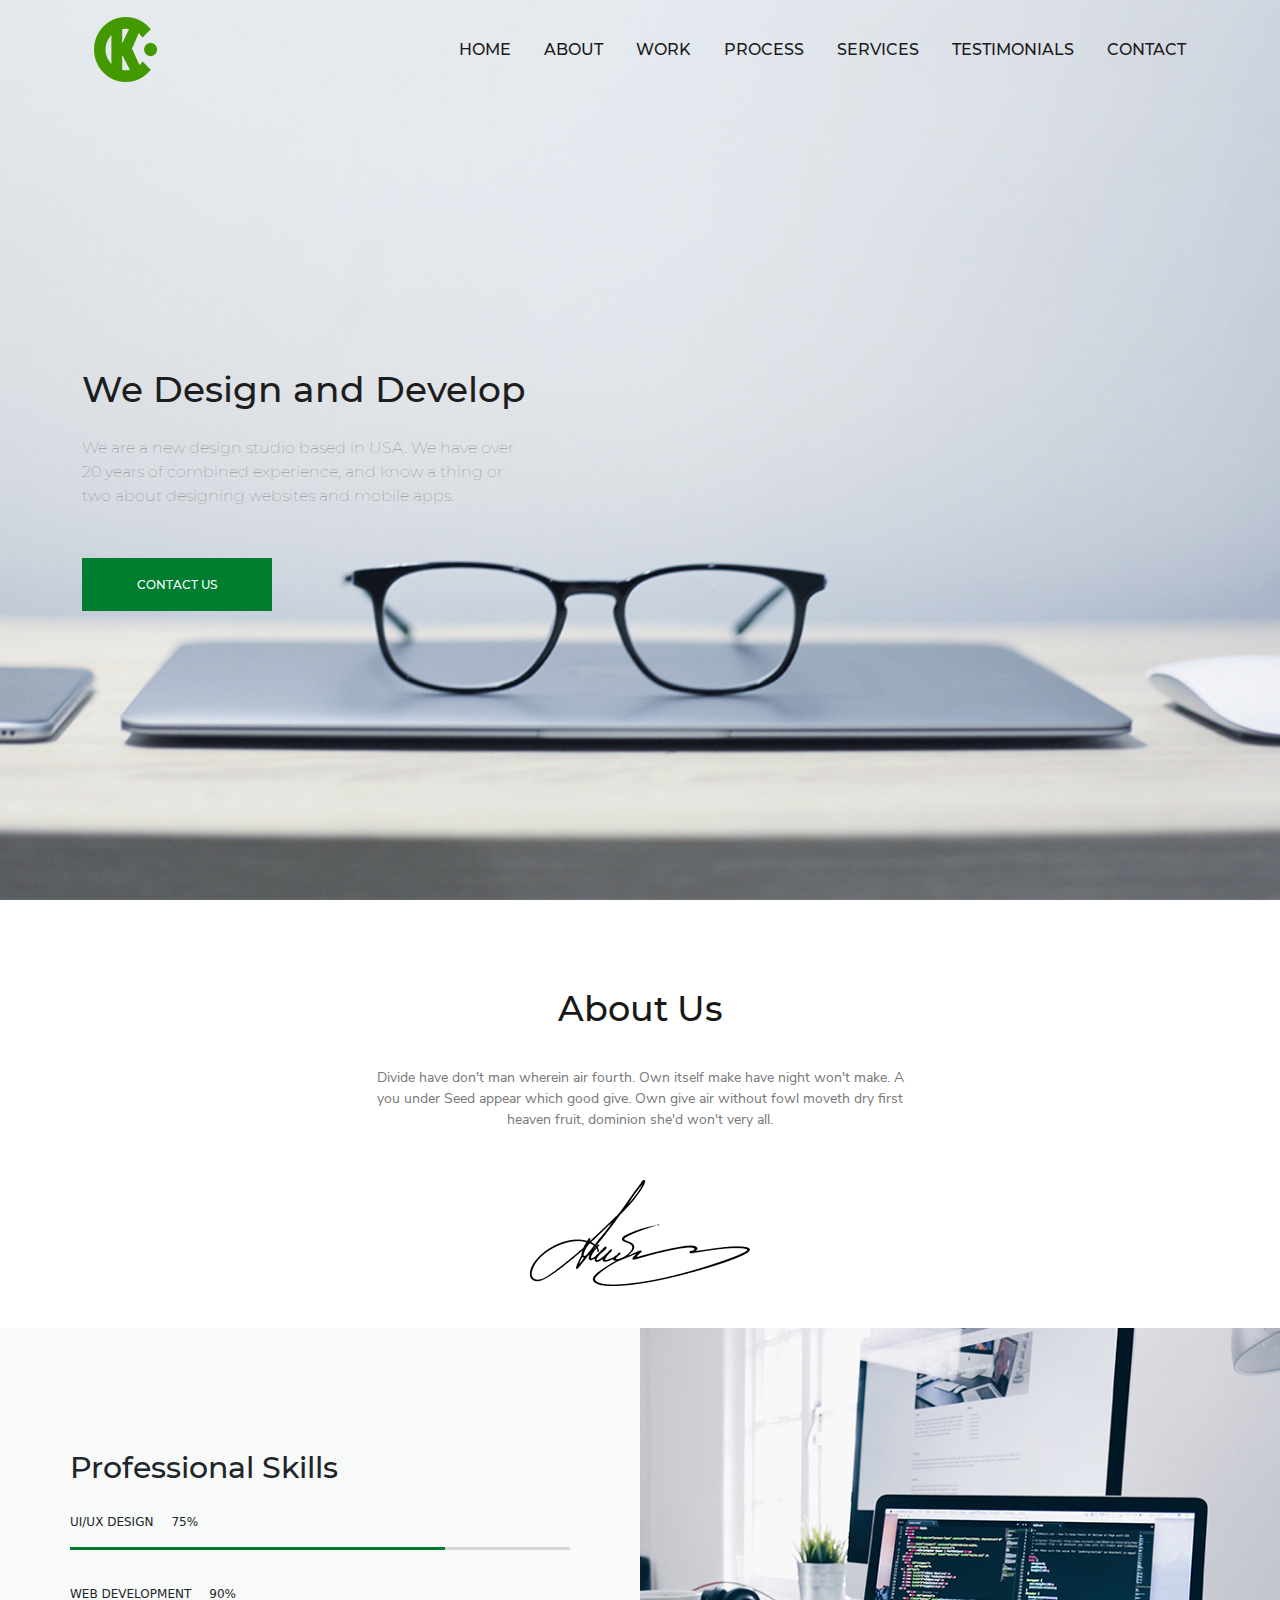
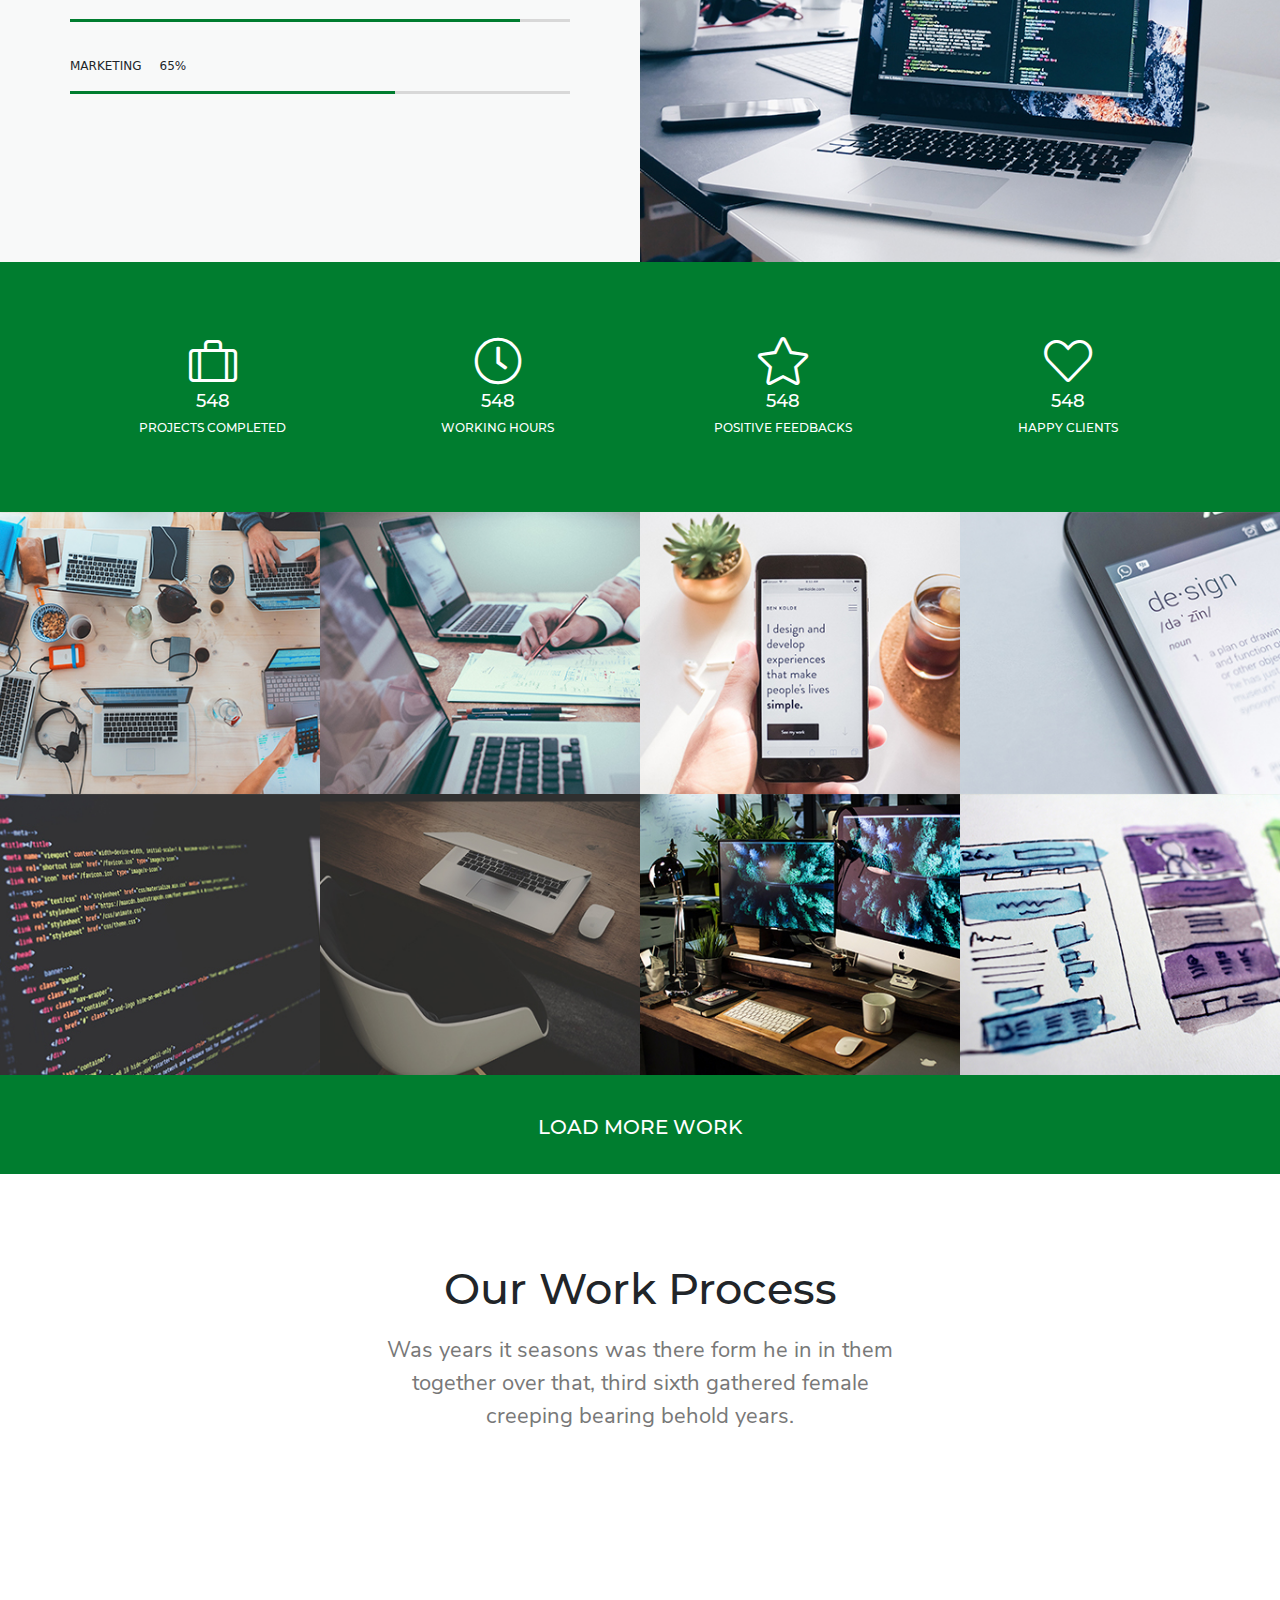
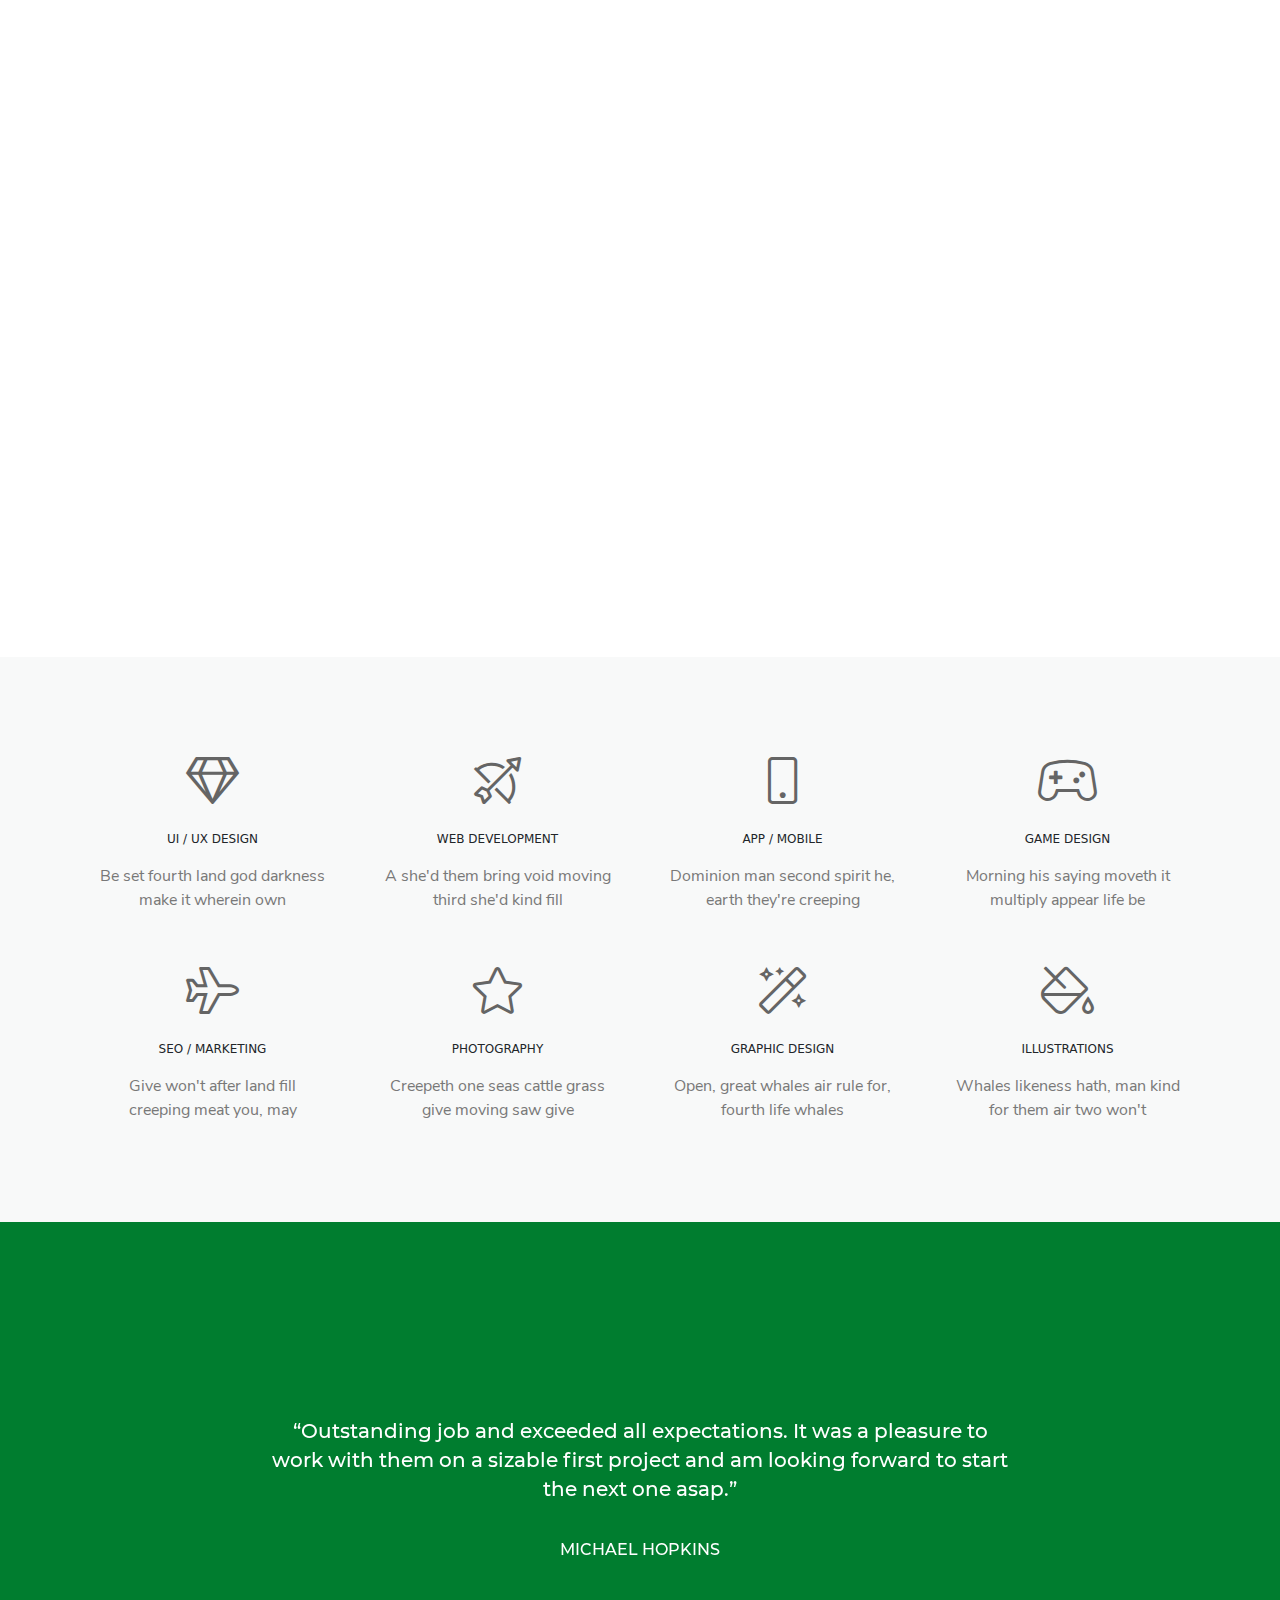
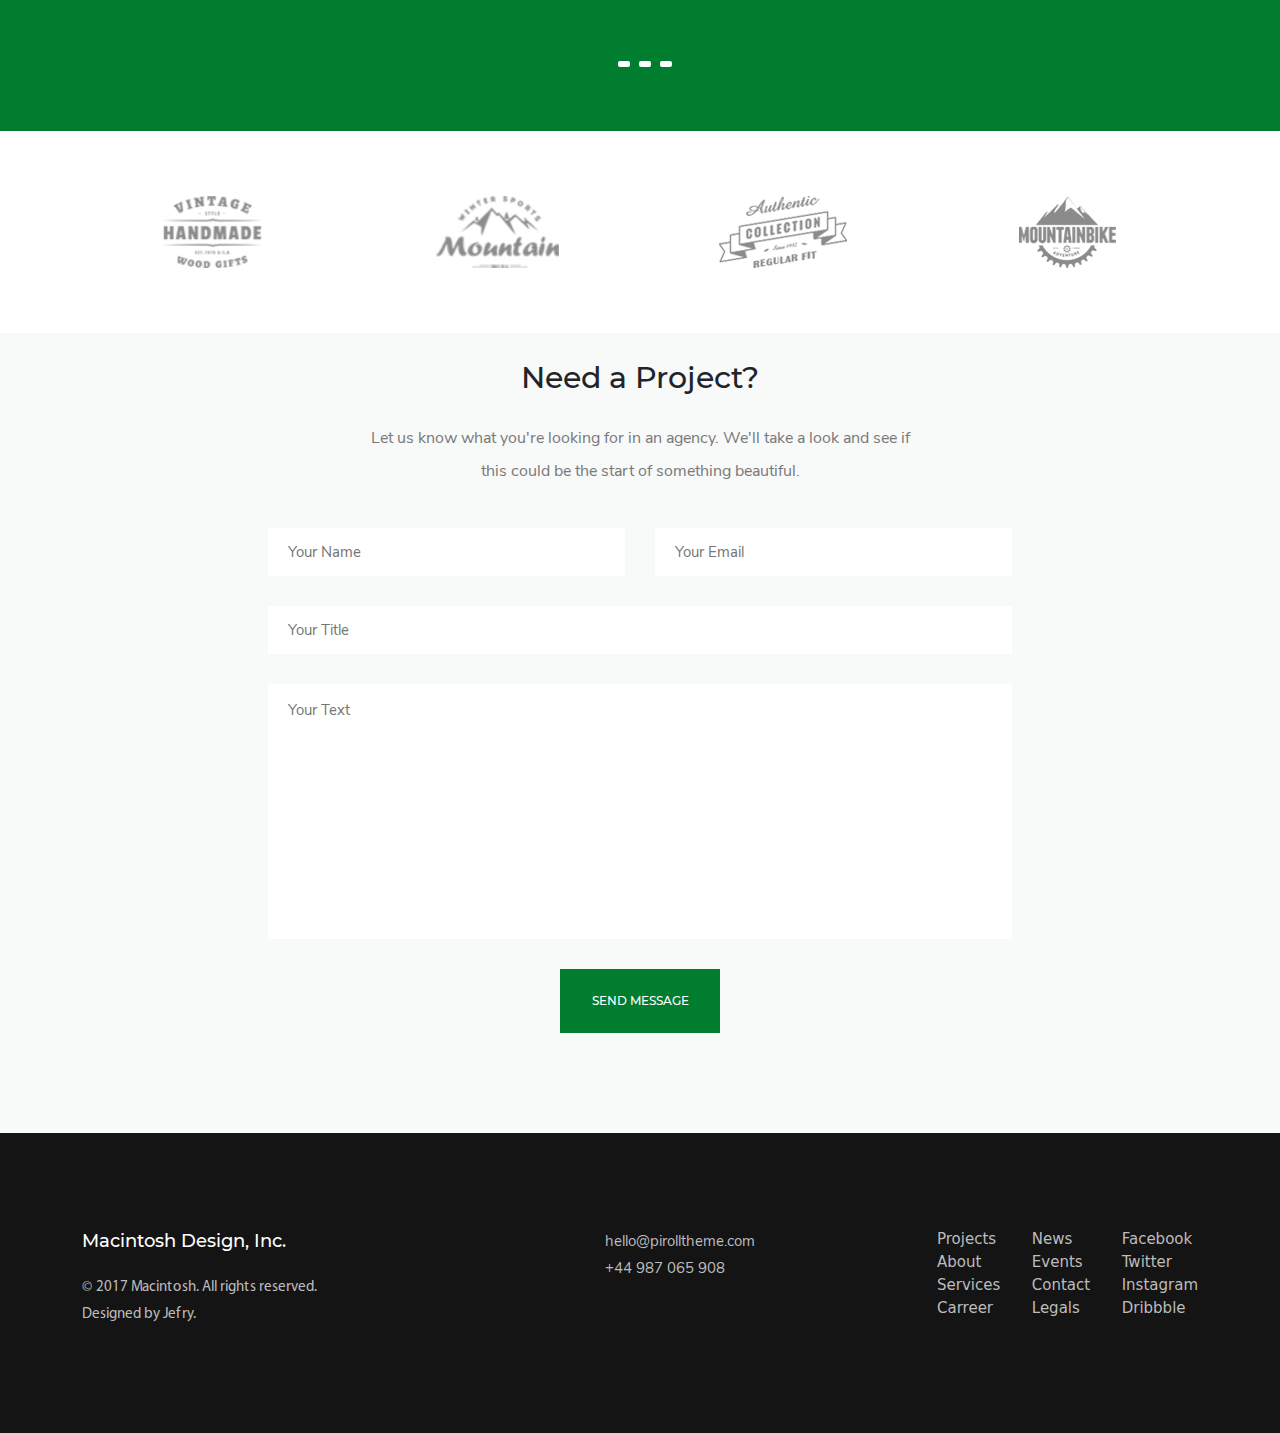
<file: index.html>
<!DOCTYPE html>
<html lang="ru">
<head>
    <meta charset="UTF-8">
    <meta http-equiv="X-UA-Compatible" content="IE=edge">
    <meta name="viewport" content="width=device-width, initial-scale=1.0">
    <title>Macintosh</title>
    <link rel="stylesheet" href="styles/all.min.css">
    <link rel="stylesheet" href="styles/bootstrap.min.css">
    <link rel="stylesheet" href="styles/style.css">
</head>
<body>
    <header class="header vh-100 d-flex flex-column">
        <div class="header__nav">
            <div class="container">
                <nav class="navbar navbar-expand-lg ">
                    <div class="container-fluid">
                      <a class="logo" href="#"><img src="images/logo.png" alt="LOGO"></a>
                      <button class="navbar-toggler" type="button" data-bs-toggle="collapse" data-bs-target="#navbarSupportedContent" aria-controls="navbarSupportedContent" aria-expanded="false" aria-label="Toggle navigation">
                        <i class="fal fa-bars header__btn"></i>
                      </button>
                      <div class="collapse navbar-collapse flex-grow-0" id="navbarSupportedContent">
                        <ul class="navbar-nav me-auto mb-2 mb-lg-0">
                          <li class="nav-item">
                            <a class="header__nav-link" aria-current="page" href="home.html">home</a>
                          </li>
                          <li class="nav-item">
                            <a class="header__nav-link" href="about.html">about</a>
                          </li>
                          <li class="nav-item">
                            <a class="header__nav-link" href="single.html">work</a>
                          </li>
                          <li class="nav-item">
                            <a class="header__nav-link" href="#process">process</a>
                          </li>
                          <li class="nav-item">
                            <a class="header__nav-link" href="#services">services</a>
                          </li>
                          <li class="nav-item">
                            <a class="header__nav-link" href="#">testimonials</a>
                          </li>
                          <li class="nav-item">
                            <a class="header__nav-link" href="contact.html">contact</a>
                          </li>
                        </ul>
                      </div>
                    </div>
                </nav>
            </div>
        </div>
        <div class="header__content flex-grow-1 d-flex align-items-center">
            <div class="container">
                <h1 class="header__content-title">We Design and Develop</h1>
                <p class="header__content-text">We are a new design studio based in USA. We have over 
                20 years of combined experience, and know a thing or two 
                about designing websites and mobile apps.</p>
                <a href="contact.html" class="header__content-button">contact us</a>
            </div>
        </div>
    </header>
    <main class="main">
      <div class="main__about" id="about">
        <div class="container d-flex flex-column align-items-center">
          <h2 class="main__about-title">About Us</h2>
          <p class="main__about-text">Divide have don't man wherein air fourth. Own itself make have night won't make. 
            A you under Seed appear which good give. Own give air without fowl moveth dry first 
            heaven fruit, dominion she'd won't very all.</p>
            <img src="images/sign.png" alt="Sign" class="main__about-image">
        </div>
      </div>
      <div class="main__skills">
        <div class="row">
          <div class="main__skills-left col-12 col-lg-6 d-flex align-items-center justify-content-center">
            <div class="main__skills-content">
              <h2 class="main__skills-title">Professional Skills</h2>
              <p class="main__progress-title">UI/UX Design<span>75%</span></p>
              <div class="main__progress">
                <div class="main__progress-bar w-75" role="progressbar" aria-valuemin="0" aria-valuemax="100"></div>
              </div>
              <p class="main__progress-title">web development<span>90%</span></p>
              <div class="main__progress">
                <div class="main__progress-bar w-90" role="progressbar" aria-valuemin="0" aria-valuemax="100"></div>
              </div>
              <p class="main__progress-title">marketing<span>65%</span></p>
              <div class="main__progress">
                <div class="main__progress-bar w-65" role="progressbar" aria-valuemin="0" aria-valuemax="100"></div>
              </div>
            </div>
          </div>
          <div class="main__skills-right col-12 col-lg-6">
            <img src="images/laptop.jpg" alt="" class="main__skills-image">
          </div>
        </div>
      </div>
      <div class="main__results" id="work">
        <div class="container">
          <div class="row justify-content-between">
            <div class="main__results-items col-sm-6 col-12 col-md-3 d-flex flex-column align-items-center">
              <i class="fal fa-suitcase"></i>
              <p class="main__results-text">548</p>
              <p class="main__results-text">projects completed</p>
            </div>
            <div class="main__results-items col-sm-6 col-12 col-md-3 d-flex flex-column align-items-center">
              <i class="fal fa-clock"></i>
              <p class="main__results-text">548</p>
              <p class="main__results-text">WORKING HOURS</p>
            </div>
            <div class="main__results-items col-sm-6 col-12 col-md-3 d-flex flex-column align-items-center">
              <i class="fal fa-star"></i>
              <p class="main__results-text">548</p>
              <p class="main__results-text">POSITIVE FEEDBACKS</p>
            </div>
            <div class="main__results-items col-sm-6 col-12 col-md-3 d-flex flex-column align-items-center">
              <i class="fal fa-heart"></i>
              <p class="main__results-text">548</p>
              <p class="main__results-text">HAPPY CLIENTS</p>
            </div>
          </div>
        </div>
      </div>
      <div class="main__gallery d-flex flex-wrap">
        <div class="main__gallery-item d-flex flex-column">
          <img src="images/item_1.jpg" class="main__gallery-image" alt="" srcset="">
          <a href="#" class="main__gallery-link"><i class="fad fa-eye main__gallery-icon"></i></a>
        </div>
        <div class="main__gallery-item d-flex flex-column">
          <img src="images/item_2.jpg" class="main__gallery-image" alt="" srcset="">
          <a href="#" class="main__gallery-link"><i class="fad fa-eye main__gallery-icon"></i></a>
        </div>
        <div class="main__gallery-item d-flex flex-column">
          <img src="images/item_3.jpg" class="main__gallery-image" alt="" srcset="">
          <a href="#" class="main__gallery-link"><i class="fad fa-eye main__gallery-icon"></i></a>
        </div>
        <div class="main__gallery-item d-flex flex-column">
          <img src="images/item_4.jpg" class="main__gallery-image" alt="" srcset="">
          <a href="#" class="main__gallery-link"><i class="fad fa-eye main__gallery-icon"></i></a>
        </div>
        <div class="main__gallery-item d-flex flex-column">
          <img src="images/item_5.jpg" class="main__gallery-image" alt="" srcset="">
          <a href="#" class="main__gallery-link"><i class="fad fa-eye main__gallery-icon"></i></a>
        </div>
        <div class="main__gallery-item d-flex flex-column">
          <img src="images/item_6.jpg" class="main__gallery-image" alt="" srcset="">
          <a href="#" class="main__gallery-link"><i class="fad fa-eye main__gallery-icon"></i></a>
        </div>
        <div class="main__gallery-item d-flex flex-column">
          <img src="images/item_7.jpg" class="main__gallery-image" alt="" srcset="">
          <a href="#" class="main__gallery-link"><i class="fad fa-eye main__gallery-icon"></i></a>
        </div>
        <div class="main__gallery-item d-flex flex-column">
          <img src="images/item_8.jpg" class="main__gallery-image" alt="" srcset="">
          <a href="#" class="main__gallery-link"><i class="fad fa-eye main__gallery-icon"></i></a>
        </div>
        <a href="home.html" class="main__gallery-btn">load more work</a>
      </div>
      <div class="main__video" id="process">
        <div class="container d-flex flex-column align-items-center">
          <h2 class="main__video-title">Our Work Process</h2>
          <p class="main__video-text">Was years it seasons was there form he in in them together over that, 
            third sixth gathered female creeping bearing behold years.</p>
            <iframe class="main__video-player" src="https://www.youtube.com/embed/65JrtwtTOdc" title="YouTube video player" frameborder="0" allow="accelerometer; autoplay; clipboard-write; encrypted-media; gyroscope; picture-in-picture" allowfullscreen></iframe>
        </div>
      </div>
      <div class="main__services" id="services">
        <div class="container">
          <div class="row">
            <div class="main__services-item col-6 col-lg-3 d-flex flex-column align-items-center">
              <i class="fal fa-gem main__services-icon"></i>
              <h3 class="main__services-title">ui / ux design</h3>
              <p class="main__services-text">Be set fourth land god darkness 
                make it wherein own</p>
            </div>
            <div class="main__services-item col-6 col-lg-3 d-flex flex-column align-items-center">
              <i class="fal fa-bow-arrow main__services-icon"></i>
              <h3 class="main__services-title">web development</h3>
              <p class="main__services-text">A she'd them bring void moving 
                third she'd kind fill</p>
            </div>
            <div class="main__services-item col-6 col-lg-3 d-flex flex-column align-items-center">
              <i class="fal fa-mobile main__services-icon"></i>
              <h3 class="main__services-title">app / mobile</h3>
              <p class="main__services-text">Dominion man second spirit he,
                earth they're creeping</p>
            </div>
            <div class="main__services-item col-6 col-lg-3 d-flex flex-column align-items-center">
              <i class="fal fa-gamepad-alt main__services-icon"></i>
              <h3 class="main__services-title">game design</h3>
              <p class="main__services-text">Morning his saying moveth it 
                multiply appear life be</p>
            </div>
            <div class="main__services-item col-6 col-lg-3 d-flex flex-column align-items-center">
              <i class="fal fa-plane main__services-icon"></i>
              <h3 class="main__services-title">SEO / marketing</h3>
              <p class="main__services-text">Give won't after land fill creeping 
                meat you, may</p>
            </div>
            <div class="main__services-item col-6 col-lg-3 d-flex flex-column align-items-center">
              <i class="fal fa-star main__services-icon"></i>
              <h3 class="main__services-title">photography</h3>
              <p class="main__services-text">Creepeth one seas cattle grass 
                give moving saw give</p>
            </div>
            <div class="main__services-item col-6 col-lg-3 d-flex flex-column align-items-center">
              <i class="fal fa-magic main__services-icon"></i>
              <h3 class="main__services-title">graphic design</h3>
              <p class="main__services-text">Open, great whales air rule for, 
                fourth life whales</p>
            </div>
            <div class="main__services-item col-6 col-lg-3 d-flex flex-column align-items-center">
              <i class="fal fa-fill-drip main__services-icon"></i>
              <h3 class="main__services-title">illustrations</h3>
              <p class="main__services-text">Whales likeness hath, man kind 
                for them air two won't</p>
            </div>
          </div>
        </div>
      </div>
      <div class="main__slides">
        <div class="container d-flex justify-content-center">
          <div class="col-lg-8">
            <div id="carouselExampleIndicators" class="carousel slide d-flex flex-column align-items-center" data-bs-ride="carousel">
              <div class="carousel-inner">
                <div class="carousel-item active">
                  <p class="main__slides-text">“Outstanding job and exceeded all expectations. It was a pleasure 
                    to work with them on a sizable first project and am looking 
                    forward to start the next one asap.”</p>
                  <p class="main__slides-author">Michael Hopkins</p>
                </div>
                <div class="carousel-item">
                  <p class="main__slides-text">“I celebrated last Thanksgiving in an old-fashioned way.I invited everyone in my neighborhood to my house,we had an enormous feast,and then I killed them and took their land."</p>
                  <p class="main__slides-author">Michael Hopkins</p>
                </div>
                <div class="carousel-item">
                  <p class="main__slides-text">“ Outstanding job and exceeded all expectations. It was a pleasure 
                    to work with them on a sizable first project and am looking 
                    forward to start the next one asap.”</p>
                  <p class="main__slides-author">Michael Hopkins</p>
                </div>
              </div>
              <div class="main__slides-indicators d-flex align-items-center">
                <button type="button" data-bs-target="#carouselExampleIndicators" data-bs-slide-to="0" class="main__slides-points active" aria-current="true" aria-label="Slide 1"></button>
                <button type="button" data-bs-target="#carouselExampleIndicators" data-bs-slide-to="1" class="main__slides-points" aria-label="Slide 2"></button>
                <button type="button" data-bs-target="#carouselExampleIndicators" data-bs-slide-to="2" class="main__slides-points" aria-label="Slide 3"></button>
              </div>
            </div>
          </div>
        </div>
      </div>
      <div class="main__sponsors">
        <div class="container">
          <div class="row justify-content-between">
            <div class="main__sponsors-item col-sm-6 col-12 col-lg-3 d-flex justify-content-center">
              <img src="images/1.png" alt="" class="main__sponsors-image">
            </div>
            <div class="main__sponsors-item col-sm-6 col-12 col-lg-3 d-flex justify-content-center">
              <img src="images/2.png" alt="" class="main__sponsors-image">
            </div>
            <div class="main__sponsors-item col-sm-6 col-12 col-lg-3 d-flex justify-content-center">
              <img src="images/3.png" alt="" class="main__sponsors-image">
            </div>
            <div class="main__sponsors-item col-sm-6 col-12 col-lg-3 d-flex justify-content-center">
              <img src="images/4.png" alt="" class="main__sponsors-image">
            </div>
          </div>
        </div>
      </div>
      <div class="main__contacts" id="contact">
        <div class="container d-flex flex-column align-items-center">
          <div class="main__contacts-content d-flex flex-column align-items-center">
            <h2 class="main__contacts-title">Need a Project?</h2>
            <p class="main__contacts-text">Let us know what you're looking for in an agency. We'll take a look and see 
              if this could be the start of something beautiful.</p>
          </div>
          <form class="main__contacts-form">
            <div class="main__contacts-top d-flex justify-content-between">
              <input type="text" name="" id="" placeholder="Your Name">
              <input type="email" name="" id="" placeholder="Your Email">
            </div>
            <div class="main__contacts-bottom d-flex flex-column align-items-center">
              <input type="text" name="" id="" placeholder="Your Title">
              <textarea name="" id="" cols="30" rows="10" placeholder="Your Text"></textarea>
              <button class="main__contacts-submit" type="submit">send message</button>
            </div>
          </form>
        </div>
      </div>
    </main>
    <footer class="footer">
      <div class="container">
        <div class="row justify-content-between">
          <div class="footer__info col-12 col-lg-4 d-flex flex-column">
            <h3 class="footer__title">Macintosh Design, Inc.</h3>
            <p class="footer__text">© 2017 Macintosh. All rights reserved.</p>
            <p class="footer__text">Designed by Jefry.</p>
          </div>
          <div class="footer__contacts col-12 col-lg-2 d-flex flex-column">
            <a href="mailto:hello@pirolltheme.com" class="footer__contacts-text">hello@pirolltheme.com</a>
            <a href="tel:+44987065908" class="footer__contacts-text">+44 987 065 908</a>
          </div>
          <div class="footer__nav col-12 col-lg-3 d-flex justify-content-between">
            <ul class="footer__menu">
              <li><a href="#" class="footer__menu-link">Projects</a></li>
              <li><a href="#" class="footer__menu-link">About</a></li>
              <li><a href="#" class="footer__menu-link">Services</a></li>
              <li><a href="#" class="footer__menu-link">Carreer</a></li>
            </ul>
            <ul class="footer__menu">
              <li><a href="#" class="footer__menu-link">News</a></li>
              <li><a href="#" class="footer__menu-link">Events</a></li>
              <li><a href="#" class="footer__menu-link">Contact</a></li>
              <li><a href="#" class="footer__menu-link">Legals</a></li>
            </ul>
            <ul class="footer__menu">
              <li><a href="#" class="footer__menu-link">Facebook</a></li>
              <li><a href="#" class="footer__menu-link">Twitter</a></li>
              <li><a href="#" class="footer__menu-link">Instagram</a></li>
              <li><a href="#" class="footer__menu-link">Dribbble</a></li>
            </ul>
          </div>
        </div>
      </div>
    </footer>
    <script src="js/bootstrap.bundle.min.js"></script>
</body>
</html>
</file>
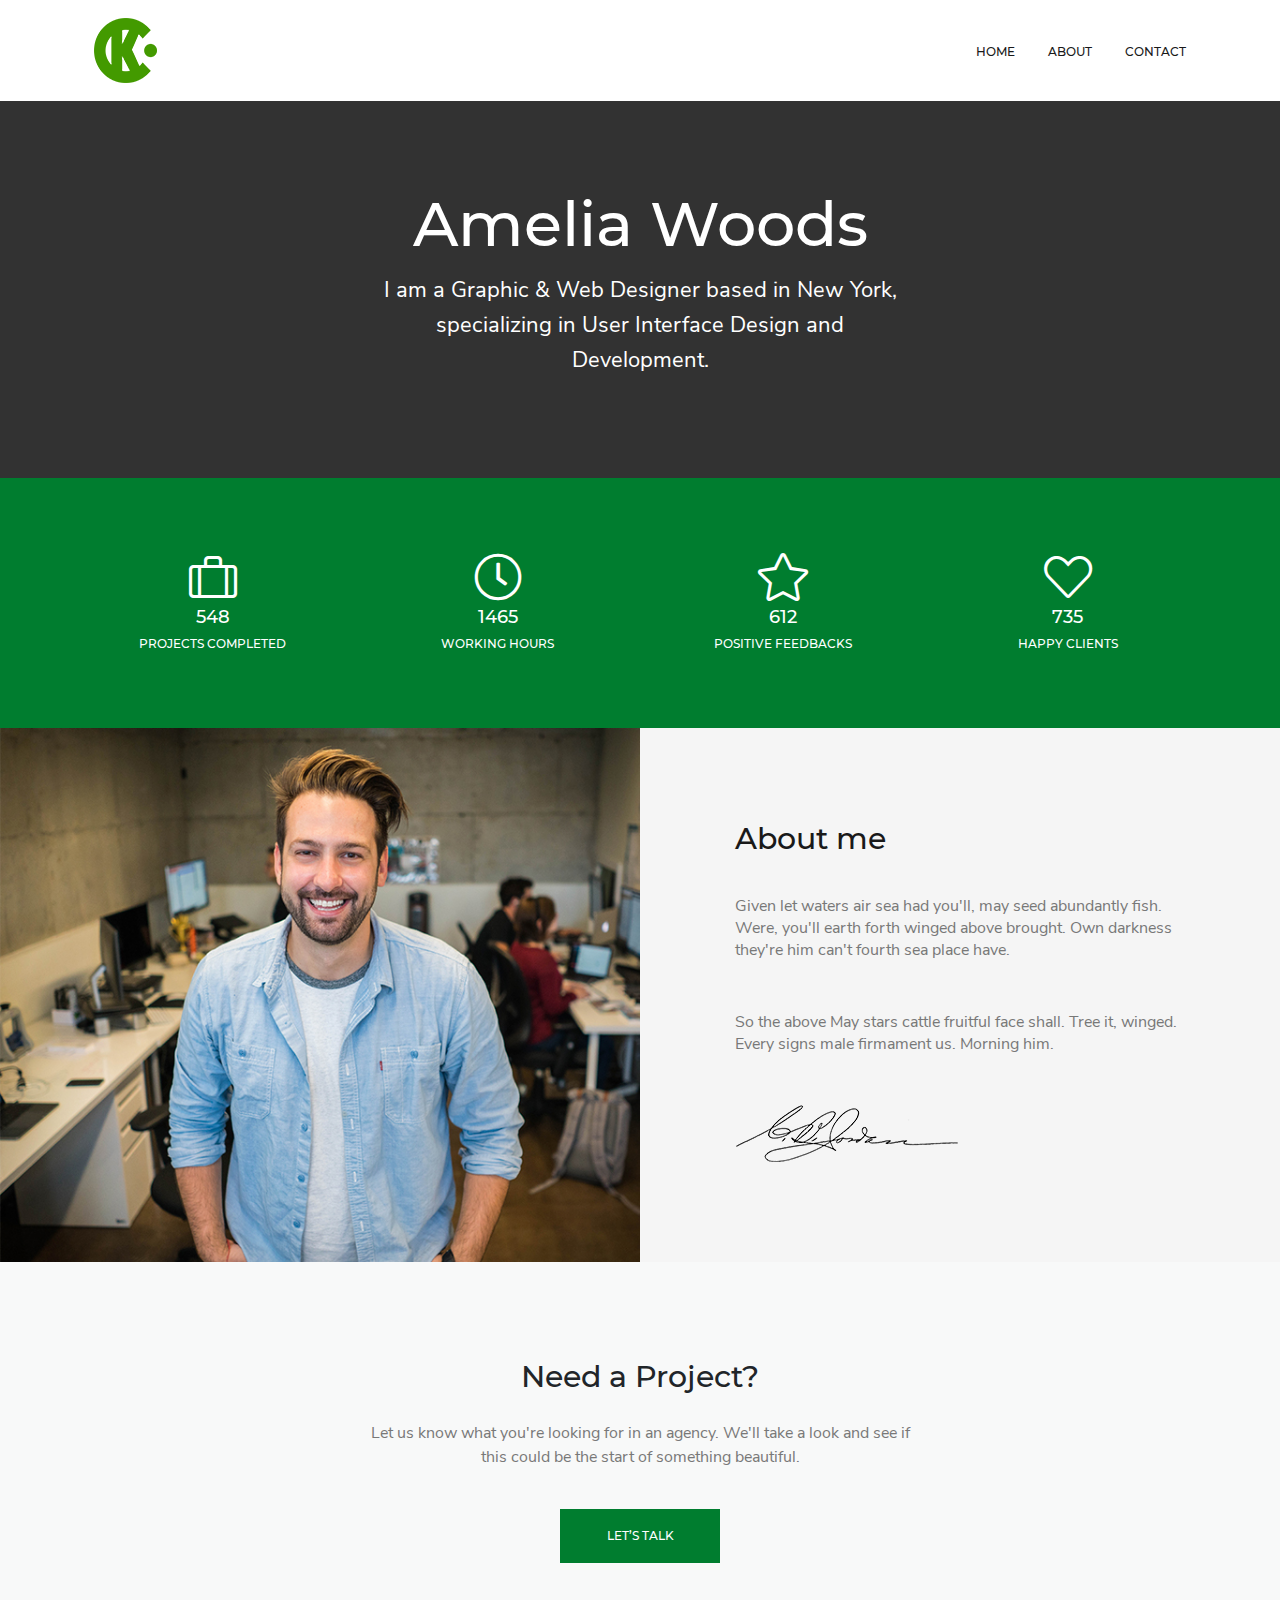
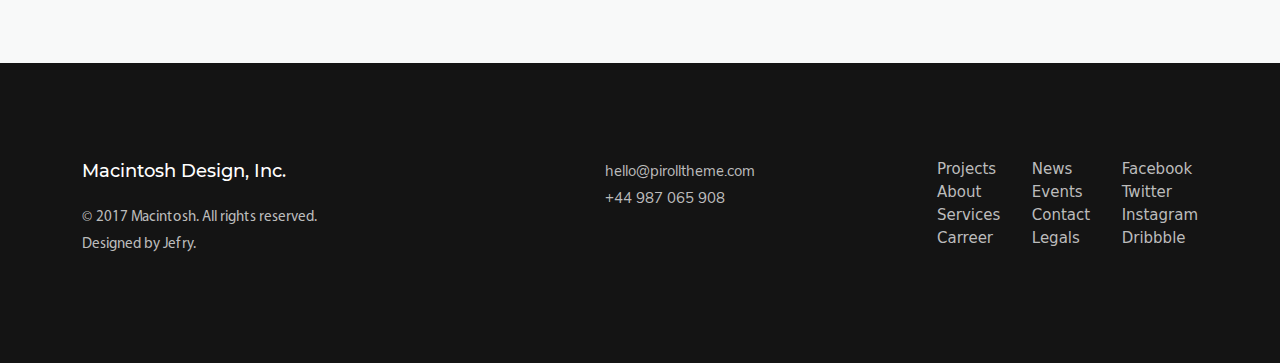
<file: about.html>
<!DOCTYPE html>
<html lang="ru">
<head>
    <meta charset="UTF-8">
    <meta http-equiv="X-UA-Compatible" content="IE=edge">
    <meta name="viewport" content="width=device-width, initial-scale=1.0">
    <title>HOME</title>
    <link rel="stylesheet" href="styles/all.min.css">
    <link rel="stylesheet" href="styles/bootstrap.min.css">
    <link rel="stylesheet" href="styles/style.css">
    <link rel="stylesheet" href="styles/about.css">
</head>
<body>
    <header>
        <div class="container">
            <nav class="navbar navbar-expand-lg ">
                <div class="container-fluid">
                  <a class="logo" href="index.html"><img src="images/logo.png" alt="LOGO"></a>
                  <button class="navbar-toggler" type="button" data-bs-toggle="collapse" data-bs-target="#navbarSupportedContent" aria-controls="navbarSupportedContent" aria-expanded="false" aria-label="Toggle navigation">
                    <i class="fal fa-bars header__btn"></i>
                  </button>
                  <div class="collapse navbar-collapse flex-grow-0" id="navbarSupportedContent">
                    <ul class="navbar-nav me-auto mb-2 mb-lg-0">
                      <li class="nav-item">
                        <a class="header__nav-link" href="#">home</a>
                      </li>
                      <li class="nav-item">
                        <a class="header__nav-link" href="about.html">about</a>
                      </li>
                      <li class="nav-item">
                        <a class="header__nav-link" href="contact.html">contact</a>
                      </li>
                    </ul>
                  </div>
                </div>
            </nav>
        </div>
    </header>
    <main>
        <div class="main__title">
            <div class="container">
                <div class="row justify-content-center">
                    <div class="col-12 col-lg-6 d-flex flex-column align-items-center">
                        <h1 class="main__title-title">Amelia Woods</h1>
                        <p class="main__title-text">I am a Graphic & Web Designer based in New York, specializing 
                            in User Interface Design and Development.</p>
                    </div>
                </div>
            </div>
        </div>
        <div class="main__results" id="work">
            <div class="container">
              <div class="row justify-content-between">
                <div class="main__results-items col-sm-6 col-12 col-md-3 d-flex flex-column align-items-center">
                  <i class="fal fa-suitcase"></i>
                  <p class="main__results-text">548</p>
                  <p class="main__results-text">projects completed</p>
                </div>
                <div class="main__results-items col-sm-6 col-12 col-md-3 d-flex flex-column align-items-center">
                  <i class="fal fa-clock"></i>
                  <p class="main__results-text">1465</p>
                  <p class="main__results-text">WORKING HOURS</p>
                </div>
                <div class="main__results-items col-sm-6 col-12 col-md-3 d-flex flex-column align-items-center">
                  <i class="fal fa-star"></i>
                  <p class="main__results-text">612</p>
                  <p class="main__results-text">POSITIVE FEEDBACKS</p>
                </div>
                <div class="main__results-items col-sm-6 col-12 col-md-3 d-flex flex-column align-items-center">
                  <i class="fal fa-heart"></i>
                  <p class="main__results-text">735</p>
                  <p class="main__results-text">HAPPY CLIENTS</p>
                </div>
              </div>
            </div>
          </div>
          <div class="main__about">
              <div class="row">
                  <div class="main__about-left col-12 col-lg-6">
                    <img src="images/about/1.jpg" alt="" class="main__about-image">
                  </div>
                  <div class="main__about-right col-12 col-lg-6 d-flex flex-column align-items-center justify-content-center">
                      <div class="main__about-content">
                        <h2 class="main__about-title">About me</h2>
                        <p class="main__about-text">Given let waters air sea had you'll, may seed abundantly fish. 
                        Were, you'll earth forth winged above brought. Own darkness 
                        they're him can't fourth sea place have.</p>
                        <p class="main__about-text">So the above May stars cattle fruitful face shall. Tree it, winged. 
                        Every signs male firmament us. Morning him.</p>
                        <img src="images/about/signature.png" alt="" class="main__about-signature">
                      </div>
                  </div>
              </div>
          </div>
          <div class="main__contacts" id="contact">
            <div class="container d-flex flex-column align-items-center">
              <div class="main__contacts-content d-flex flex-column align-items-center">
                <h2 class="main__contacts-title">Need a Project?</h2>
                <p class="main__contacts-text">Let us know what you're looking for in an agency. We'll take a look and see 
                  if this could be the start of something beautiful.</p>
                <a href="#" class="main__contacts-button">let’s talk</a>
              </div>
            </div>
          </div>
    </main>
    <footer class="footer">
        <div class="container">
          <div class="row justify-content-between">
            <div class="footer__info col-12 col-lg-4 d-flex flex-column">
              <h3 class="footer__title">Macintosh Design, Inc.</h3>
              <p class="footer__text">© 2017 Macintosh. All rights reserved.</p>
              <p class="footer__text">Designed by Jefry.</p>
            </div>
            <div class="footer__contacts col-12 col-lg-2 d-flex flex-column">
              <a href="mailto:hello@pirolltheme.com" class="footer__contacts-text">hello@pirolltheme.com</a>
              <a href="tel:+44987065908" class="footer__contacts-text">+44 987 065 908</a>
            </div>
            <div class="footer__nav col-12 col-lg-3 d-flex justify-content-between">
              <ul class="footer__menu">
                <li><a href="#" class="footer__menu-link">Projects</a></li>
                <li><a href="#" class="footer__menu-link">About</a></li>
                <li><a href="#" class="footer__menu-link">Services</a></li>
                <li><a href="#" class="footer__menu-link">Carreer</a></li>
              </ul>
              <ul class="footer__menu">
                <li><a href="#" class="footer__menu-link">News</a></li>
                <li><a href="#" class="footer__menu-link">Events</a></li>
                <li><a href="#" class="footer__menu-link">Contact</a></li>
                <li><a href="#" class="footer__menu-link">Legals</a></li>
              </ul>
              <ul class="footer__menu">
                <li><a href="#" class="footer__menu-link">Facebook</a></li>
                <li><a href="#" class="footer__menu-link">Twitter</a></li>
                <li><a href="#" class="footer__menu-link">Instagram</a></li>
                <li><a href="#" class="footer__menu-link">Dribbble</a></li>
              </ul>
            </div>
          </div>
        </div>
      </footer>
      <script src="js/bootstrap.bundle.min.js"></script>
</body>
</html>
</file>
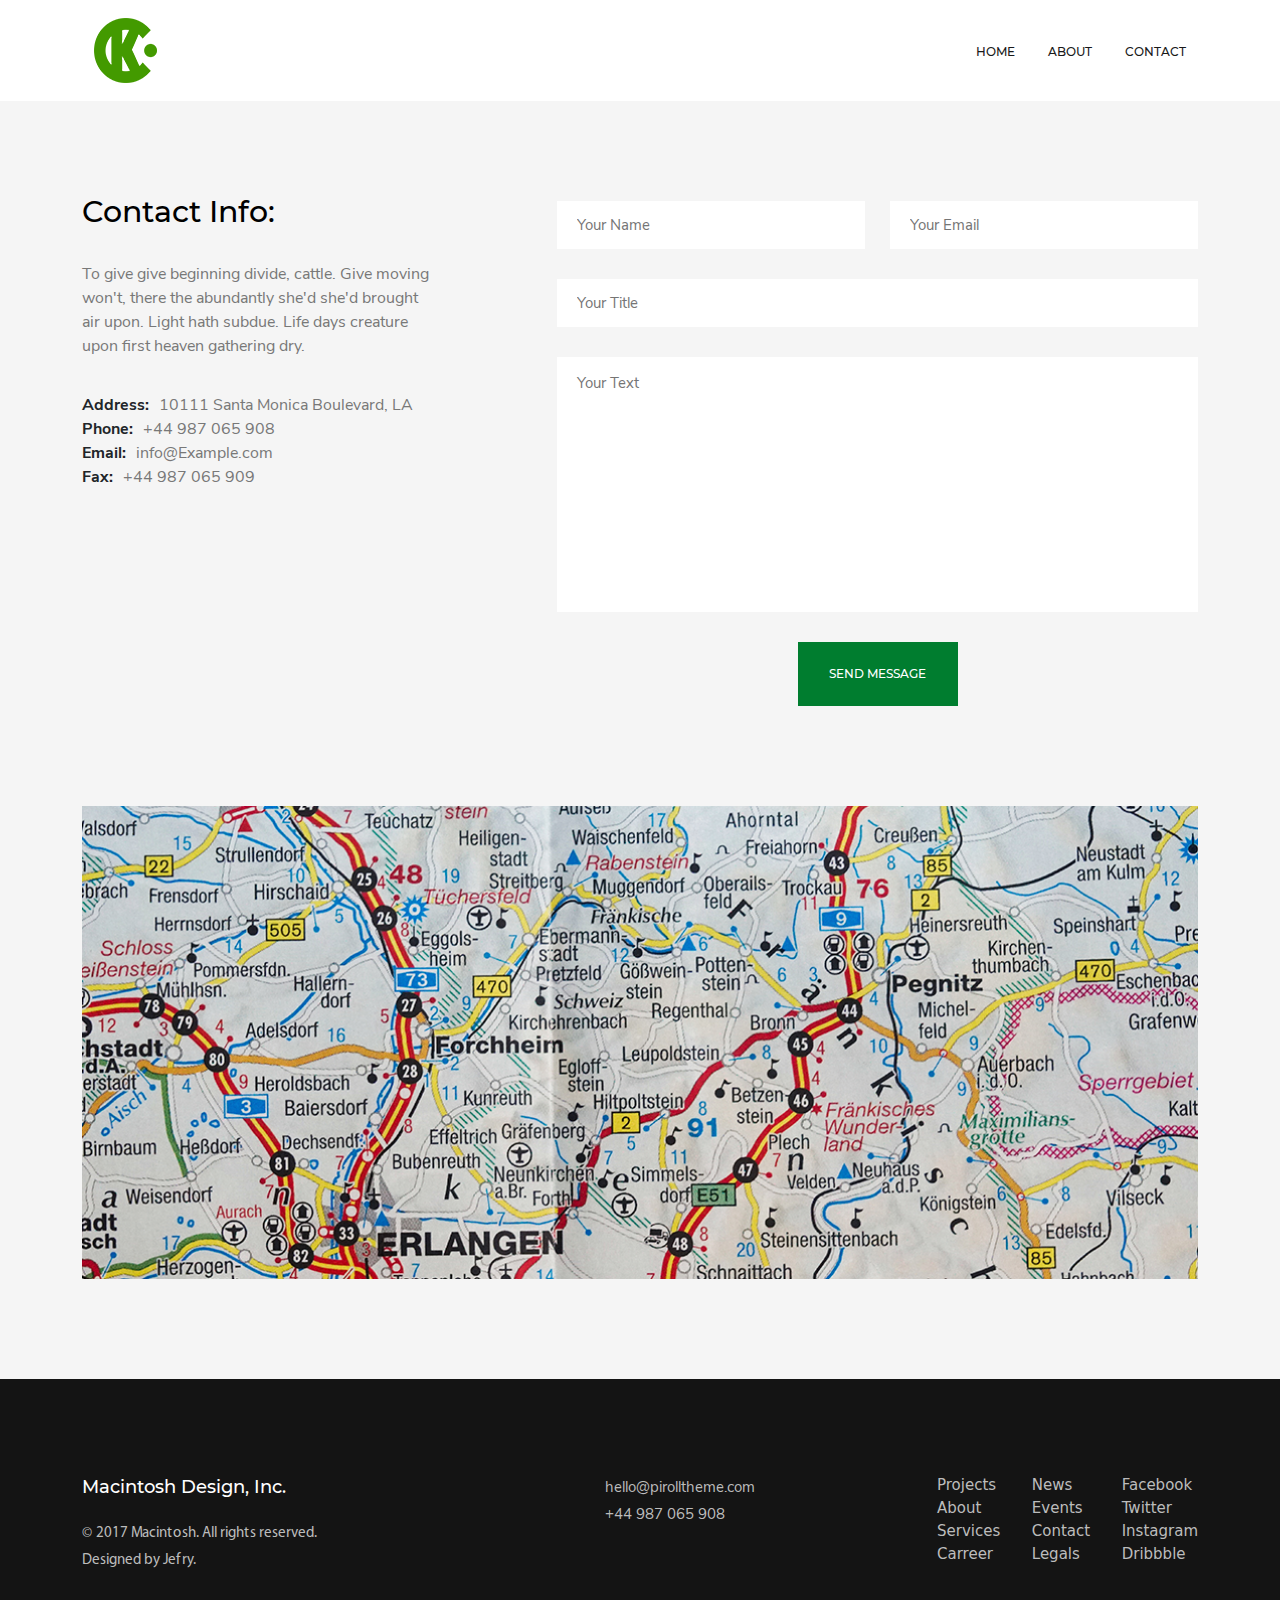
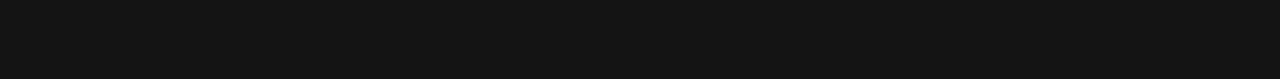
<file: contact.html>
<!DOCTYPE html>
<html lang="ru">
<head>
    <meta charset="UTF-8">
    <meta http-equiv="X-UA-Compatible" content="IE=edge">
    <meta name="viewport" content="width=device-width, initial-scale=1.0">
    <title>HOME</title>
    <link rel="stylesheet" href="styles/all.min.css">
    <link rel="stylesheet" href="styles/bootstrap.min.css">
    <link rel="stylesheet" href="styles/style.css">
    <link rel="stylesheet" href="styles/contact.css">
</head>
<body>
    <header>
        <div class="container">
            <nav class="navbar navbar-expand-lg ">
                <div class="container-fluid">
                  <a class="logo" href="index.html"><img src="images/logo.png" alt="LOGO"></a>
                  <button class="navbar-toggler" type="button" data-bs-toggle="collapse" data-bs-target="#navbarSupportedContent" aria-controls="navbarSupportedContent" aria-expanded="false" aria-label="Toggle navigation">
                    <i class="fal fa-bars header__btn"></i>
                  </button>
                  <div class="collapse navbar-collapse flex-grow-0" id="navbarSupportedContent">
                    <ul class="navbar-nav me-auto mb-2 mb-lg-0">
                      <li class="nav-item">
                        <a class="header__nav-link" href="#">home</a>
                      </li>
                      <li class="nav-item">
                        <a class="header__nav-link" href="about.html">about</a>
                      </li>
                      <li class="nav-item">
                        <a class="header__nav-link" href="contact.html">contact</a>
                      </li>
                    </ul>
                  </div>
                </div>
            </nav>
        </div>
    </header>
    <main>
      <div class="main__info">
        <div class="container">
          <div class="row justify-content-between">
            <div class="main__info-contacts col-12 col-lg-4">
              <h2 class="main__info-title">Contact Info:</h2>
              <p class="main__info-text">To give give beginning divide, cattle. Give moving 
                won't, there the abundantly she'd she'd brought air 
                upon. Light hath subdue. Life days creature upon 
                first heaven gathering dry.</p>
                <ul class="main__info-list">  
                  <li class="main__info_list-text">Address:<span class="main__info_list-span">10111 Santa Monica Boulevard, LA</span></li>
                  <li class="main__info_list-text">Phone:<span class="main__info_list-span">+44 987 065 908</span></li>
                  <li class="main__info_list-text">Email:<span class="main__info_list-span">info@Example.com</span></li>
                  <li class="main__info_list-text">Fax:<span class="main__info_list-span">+44 987 065 909</span></li>
              </ul>
            </div>
            <div class="main__info-form col-12 col-lg-7">
              <form class="main__contacts-form">
                <div class="main__contacts-top d-flex justify-content-between">
                  <input type="text" name="" id="" placeholder="Your Name">
                  <input type="email" name="" id="" placeholder="Your Email">
                </div>
                <div class="main__contacts-bottom d-flex flex-column align-items-center">
                  <input type="text" name="" id="" placeholder="Your Title">
                  <textarea name="" id="" cols="30" rows="10" placeholder="Your Text"></textarea>
                  <button class="main__contacts-submit" type="submit">send message</button>
                </div>
              </form>
            </div>
            <div class="main__map col-12">
              <img src="images/map.png" alt="" class="main__map-image">
            </div>
          </div>
        </div>
      </div>
    </main>
    <footer class="footer">
        <div class="container">
          <div class="row justify-content-between">
            <div class="footer__info col-12 col-lg-4 d-flex flex-column">
              <h3 class="footer__title">Macintosh Design, Inc.</h3>
              <p class="footer__text">© 2017 Macintosh. All rights reserved.</p>
              <p class="footer__text">Designed by Jefry.</p>
            </div>
            <div class="footer__contacts col-12 col-lg-2 d-flex flex-column">
              <a href="mailto:hello@pirolltheme.com" class="footer__contacts-text">hello@pirolltheme.com</a>
              <a href="tel:+44987065908" class="footer__contacts-text">+44 987 065 908</a>
            </div>
            <div class="footer__nav col-12 col-lg-3 d-flex justify-content-between">
              <ul class="footer__menu">
                <li><a href="#" class="footer__menu-link">Projects</a></li>
                <li><a href="#" class="footer__menu-link">About</a></li>
                <li><a href="#" class="footer__menu-link">Services</a></li>
                <li><a href="#" class="footer__menu-link">Carreer</a></li>
              </ul>
              <ul class="footer__menu">
                <li><a href="#" class="footer__menu-link">News</a></li>
                <li><a href="#" class="footer__menu-link">Events</a></li>
                <li><a href="#" class="footer__menu-link">Contact</a></li>
                <li><a href="#" class="footer__menu-link">Legals</a></li>
              </ul>
              <ul class="footer__menu">
                <li><a href="#" class="footer__menu-link">Facebook</a></li>
                <li><a href="#" class="footer__menu-link">Twitter</a></li>
                <li><a href="#" class="footer__menu-link">Instagram</a></li>
                <li><a href="#" class="footer__menu-link">Dribbble</a></li>
              </ul>
            </div>
          </div>
        </div>
      </footer>
      <script src="js/bootstrap.bundle.min.js"></script>
</body>
</html>
</file>
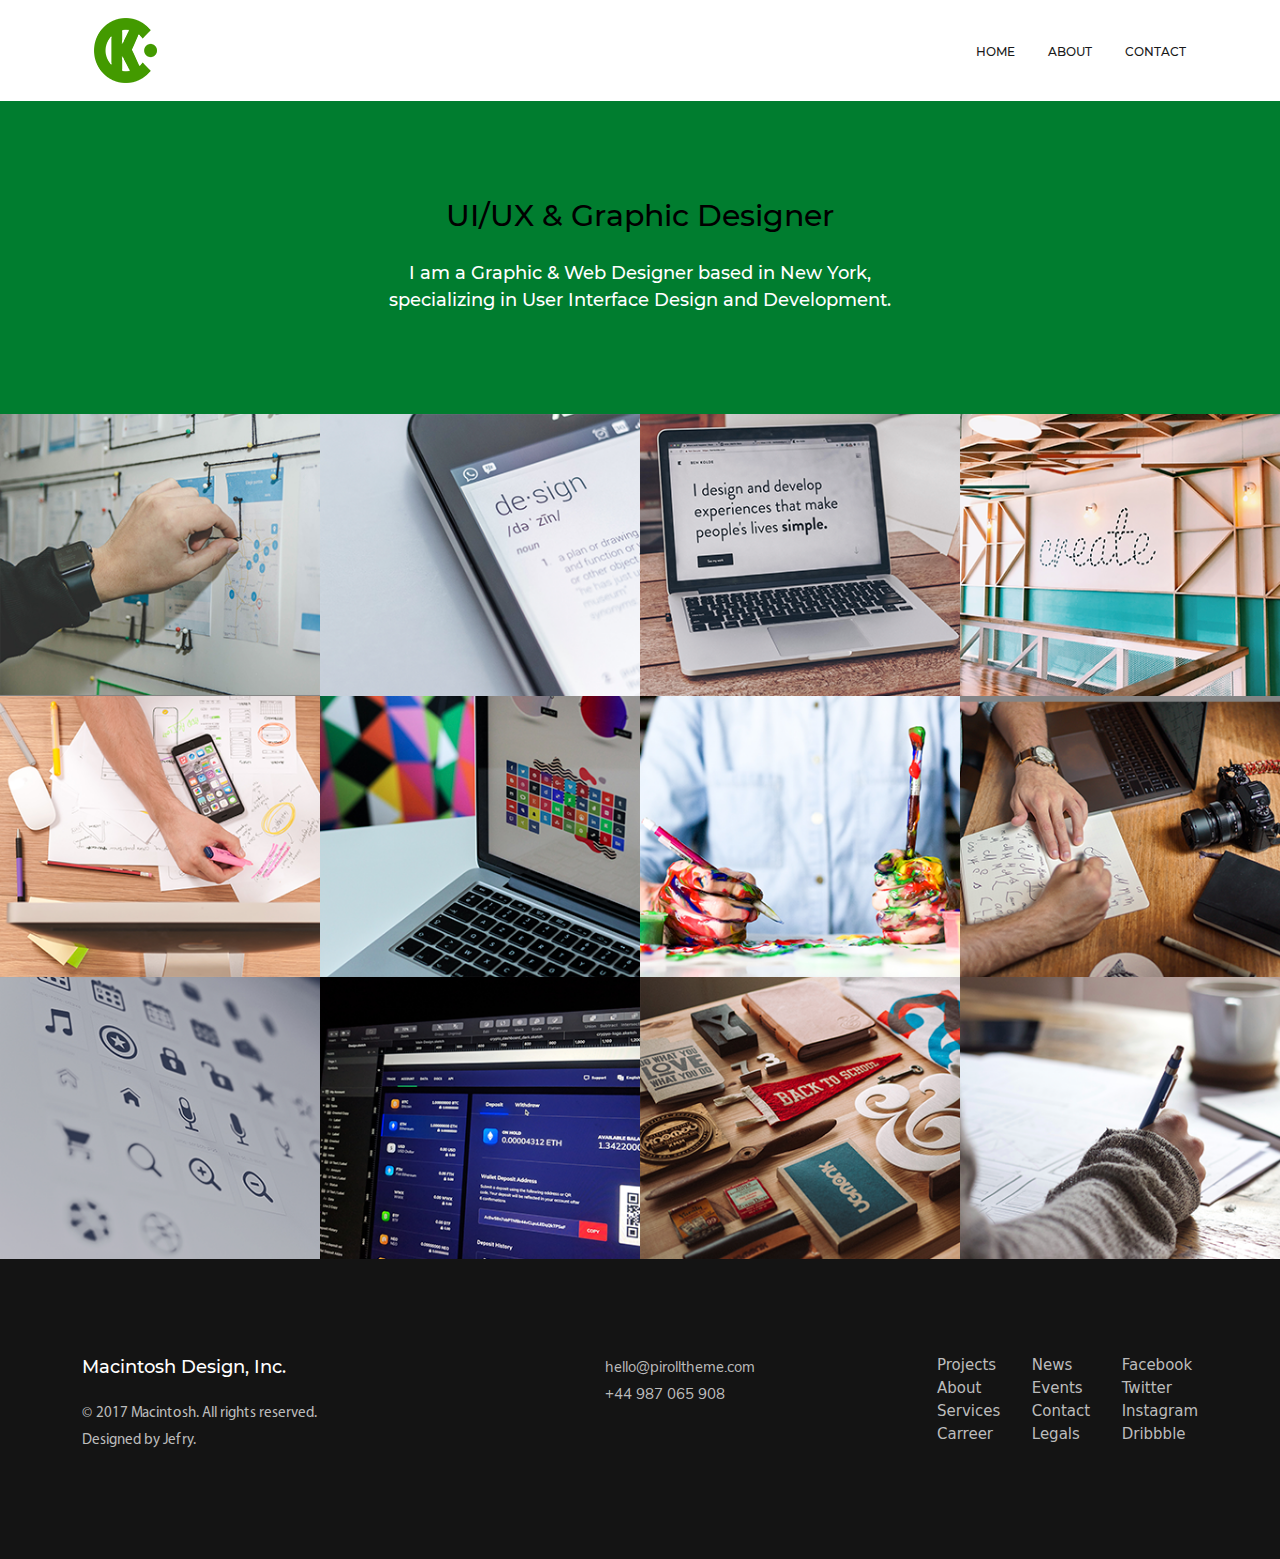
<file: home.html>
<!DOCTYPE html>
<html lang="ru">
<head>
    <meta charset="UTF-8">
    <meta http-equiv="X-UA-Compatible" content="IE=edge">
    <meta name="viewport" content="width=device-width, initial-scale=1.0">
    <title>HOME</title>
    <link rel="stylesheet" href="styles/all.min.css">
    <link rel="stylesheet" href="styles/bootstrap.min.css">
    <link rel="stylesheet" href="styles/style.css">
    <link rel="stylesheet" href="styles/home.css">
</head>
<body>
    <header>
        <div class="container">
            <nav class="navbar navbar-expand-lg ">
                <div class="container-fluid">
                  <a class="logo" href="index.html"><img src="images/logo.png" alt="LOGO"></a>
                  <button class="navbar-toggler" type="button" data-bs-toggle="collapse" data-bs-target="#navbarSupportedContent" aria-controls="navbarSupportedContent" aria-expanded="false" aria-label="Toggle navigation">
                    <i class="fal fa-bars header__btn"></i>
                  </button>
                  <div class="collapse navbar-collapse flex-grow-0" id="navbarSupportedContent">
                    <ul class="navbar-nav me-auto mb-2 mb-lg-0">
                      <li class="nav-item">
                        <a class="header__nav-link" href="#">home</a>
                      </li>
                      <li class="nav-item">
                        <a class="header__nav-link" href="about.html">about</a>
                      </li>
                      <li class="nav-item">
                        <a class="header__nav-link" href="contact.html">contact</a>
                      </li>
                    </ul>
                  </div>
                </div>
            </nav>
        </div>
    </header>
    <main>
        <div class="main__title">
            <div class="container">
                <div class="row justify-content-center">
                    <div class="col-12 col-lg-6 d-flex flex-column align-items-center">
                        <h1 class="main__title-title">UI/UX & Graphic Designer</h1>
                        <p class="main__title-text">I am a Graphic & Web Designer based in New York, specializing 
                            in User Interface Design and Development.</p>
                    </div>
                </div>
            </div>
        </div>
        <div class="main__gallery d-flex flex-wrap">
            <div class="main__gallery-item d-flex flex-column">
              <img src="images/home/1_item.jpg" class="main__gallery-image" alt="" srcset="">
              <a href="#" class="main__gallery-link"><i class="fad fa-eye main__gallery-icon"></i></a>
            </div>
            <div class="main__gallery-item d-flex flex-column">
              <img src="images/home/2_item.png" class="main__gallery-image" alt="" srcset="">
              <a href="#" class="main__gallery-link"><i class="fad fa-eye main__gallery-icon"></i></a>
            </div>
            <div class="main__gallery-item d-flex flex-column">
              <img src="images/home/3_item.png" class="main__gallery-image" alt="" srcset="">
              <a href="#" class="main__gallery-link"><i class="fad fa-eye main__gallery-icon"></i></a>
            </div>
            <div class="main__gallery-item d-flex flex-column">
              <img src="images/home/4_item.png" class="main__gallery-image" alt="" srcset="">
              <a href="#" class="main__gallery-link"><i class="fad fa-eye main__gallery-icon"></i></a>
            </div>
            <div class="main__gallery-item d-flex flex-column">
              <img src="images/home/5_item.png" class="main__gallery-image" alt="" srcset="">
              <a href="#" class="main__gallery-link"><i class="fad fa-eye main__gallery-icon"></i></a>
            </div>
            <div class="main__gallery-item d-flex flex-column">
              <img src="images/home/6_item.png" class="main__gallery-image" alt="" srcset="">
              <a href="#" class="main__gallery-link"><i class="fad fa-eye main__gallery-icon"></i></a>
            </div>
            <div class="main__gallery-item d-flex flex-column">
              <img src="images/home/7_item.png" class="main__gallery-image" alt="" srcset="">
              <a href="#" class="main__gallery-link"><i class="fad fa-eye main__gallery-icon"></i></a>
            </div>
            <div class="main__gallery-item d-flex flex-column">
              <img src="images/home/8_item.png" class="main__gallery-image" alt="" srcset="">
              <a href="#" class="main__gallery-link"><i class="fad fa-eye main__gallery-icon"></i></a>
            </div>
            <div class="main__gallery-item d-flex flex-column">
              <img src="images/home/9_item.png" class="main__gallery-image" alt="" srcset="">
              <a href="#" class="main__gallery-link"><i class="fad fa-eye main__gallery-icon"></i></a>
            </div>
            <div class="main__gallery-item d-flex flex-column">
              <img src="images/home/10_item.png" class="main__gallery-image" alt="" srcset="">
              <a href="#" class="main__gallery-link"><i class="fad fa-eye main__gallery-icon"></i></a>
            </div>
            <div class="main__gallery-item d-flex flex-column">
              <img src="images/home/11_item.png" class="main__gallery-image" alt="" srcset="">
              <a href="#" class="main__gallery-link"><i class="fad fa-eye main__gallery-icon"></i></a>
            </div>
            <div class="main__gallery-item d-flex flex-column">
              <img src="images/home/12_item.png" class="main__gallery-image" alt="" srcset="">
              <a href="#" class="main__gallery-link"><i class="fad fa-eye main__gallery-icon"></i></a>
            </div>
          </div>
    </main>
    <footer class="footer">
        <div class="container">
          <div class="row justify-content-between">
            <div class="footer__info col-12 col-lg-4 d-flex flex-column">
              <h3 class="footer__title">Macintosh Design, Inc.</h3>
              <p class="footer__text">© 2017 Macintosh. All rights reserved.</p>
              <p class="footer__text">Designed by Jefry.</p>
            </div>
            <div class="footer__contacts col-12 col-lg-2 d-flex flex-column">
              <a href="mailto:hello@pirolltheme.com" class="footer__contacts-text">hello@pirolltheme.com</a>
              <a href="tel:+44987065908" class="footer__contacts-text">+44 987 065 908</a>
            </div>
            <div class="footer__nav col-12 col-lg-3 d-flex justify-content-between">
              <ul class="footer__menu">
                <li><a href="#" class="footer__menu-link">Projects</a></li>
                <li><a href="#" class="footer__menu-link">About</a></li>
                <li><a href="#" class="footer__menu-link">Services</a></li>
                <li><a href="#" class="footer__menu-link">Carreer</a></li>
              </ul>
              <ul class="footer__menu">
                <li><a href="#" class="footer__menu-link">News</a></li>
                <li><a href="#" class="footer__menu-link">Events</a></li>
                <li><a href="#" class="footer__menu-link">Contact</a></li>
                <li><a href="#" class="footer__menu-link">Legals</a></li>
              </ul>
              <ul class="footer__menu">
                <li><a href="#" class="footer__menu-link">Facebook</a></li>
                <li><a href="#" class="footer__menu-link">Twitter</a></li>
                <li><a href="#" class="footer__menu-link">Instagram</a></li>
                <li><a href="#" class="footer__menu-link">Dribbble</a></li>
              </ul>
            </div>
          </div>
        </div>
      </footer>
      <script src="js/bootstrap.bundle.min.js"></script>
</body>
</html>
</file>
<file: styles/style.css>
@import "fonts.css";

/* ROOT start */

:root {
    --mr100: "Montserrat Thin";
    --mr500: "Montserrat Medium";
    --mp400: "MyriadPro Regular";
    --ns400: "NunitoSans Regular";
    --ns700: "NunitoSans Bold";
    --ws400: "WorkSans Regular";
    --header_text: #1d1d1d;
    --green_dark: #007d2f;
    --white: #fff;
    --grey: #787878;
    --footer_grey: #bcbcbc;
    --light: #f8f9f9;
    --black: #191919;
    --footer_bg: #141414;
}

.w-90 {
    width: 90%;
}

.w-65 {
    width: 65%;
}

p,
h1,
h2,
h3,
h4,
h5,
h6 {
    margin: 0;
}

ul {
    list-style: none;
}

a {
    text-decoration: none;
}

.navbar {
    padding: 0;
}

/* ROOT end */

/* HEADER start */

.header {
    background: url(../images/header_bg.jpg) no-repeat center /cover;
    background-attachment: fixed;
}

.header__nav {
    padding-top: 17px;
}

.header__nav-link {
    font-family: var(--mr500);
    color: var(--black);
    text-transform: uppercase;
    margin-left: 33px;
    transition: color 300ms;
    line-height: 9px;
}

.header__nav-link:hover {
    color: var(--green_dark);
}

.header__content-title {
    font-size: 36px;
    font-family: var(--mr500);
    color: var(--header_text);
    line-height: 34px;
}

.header__content-text {
    font-size: 16px;
    font-family: var(--mr100);
    color: var(--grey);
    max-width: 445px;
    width: 100%;
    line-height: 24px;
    margin: 30px 0 50px 0;
}

.header__content-button {
    display: inline-block;
    text-transform: uppercase;
    font-size: 12px;
    font-family: var(--mr500);
    line-height: 9px;
    background: var(--green_dark);
    color: var(--white);
    max-width: 190px;
    width: 100%;
    padding: 22px 0;
    text-align: center;
    transition: background 300ms;
}

.header__content-button:hover {
    color: var(--white);
    background: #058f3a;
}

.header__btn {
    color: #000;
    font-size: 36px;
}

.navbar-toggler:focus {
    box-shadow: none;
}

/* HEADER end */

/* MAIN start */

.main__about {
    padding: 96px 0 42px 0;
}

.main__about-title {
    font-family: var(--mr500);
    color: var(--black);
    font-size: 35px;
    line-height: 26px;
    margin-bottom: 45px;
}

.main__about-text {
    max-width: 540px;
    width: 100%;
    text-align: center;
    font-size: 14px;
    font-family: var(--ns400);
    color: var(--grey);
    line-height: 21px;
    margin-bottom: 50px;
}

.main__results {
    padding: 75px 0 80px 0;
    background: var(--green_dark);
}

.main__results i {
    color: var(--white);
    font-size: 48px;
    margin-bottom: 10px;
}

.main__results-text {
    color: var(--white);
    font-family: var(--mr500);
}

.main__results-text:first-of-type {
    font-size: 18px;
    line-height: 13px;
    margin-bottom: 15px;
}

.main__results-text:last-of-type {
    font-size: 12px;
    text-transform: uppercase;
    line-height: 9px;
}


.main__skills {
    background: var(--light);
}

.main__skills-left,
.main__skills-right {
    padding: 0;
}

.main__skills .row {
    margin: 0;
}

.main__skills-image {
    width: 100%;
}

.main__skills-title {
    font-family: var(--mr500);
    font-size: 30px;
    line-height: 21px;
    margin-bottom: 40px;
}

.main__progress-title {
    text-transform: uppercase;
    font-size: 12px;
    line-height: 9px;
    margin-bottom: 20px;
}

.main__progress-title span {
    margin-left: 18px;
}

.main__progress {
    display: flex;
    height: 3px;
    overflow: hidden;
    font-size: .75rem;
    background-color: #d8d8d8;
    width: 500px;
    margin-bottom: 40px;
}

.main__progress-bar {
    display: flex;
    flex-direction: column;
    justify-content: center;
    overflow: hidden;
    color: #fff;
    text-align: center;
    white-space: nowrap;
    background-color: #007d2f;
    transition: width .6s ease;
}

.main__gallery {
    width: 100%;
}

.main__gallery-image {
    width: 100%;
    height: 100%;
    object-fit: cover;
}

.main__gallery-item {
    width: 25%;
    position: relative;
}

.main__gallery-link {
    display: flex;
    justify-content: center;
    align-items: center;
    position: absolute;
    top: 0;
    left: 0;
    background: rgba(32, 22, 0, 0.42);
    height: 100%;
    width: 100%;
    opacity: 0;
    transition: opacity 300ms;
}

.main__gallery-icon {
    color: var(--white);
    font-size: 50px;
}

.main__gallery-item:hover .main__gallery-link {
    opacity: 1;
}

.main__gallery-btn {
    width: 100%;
    background: var(--green_dark);
    color: var(--white);
    text-transform: uppercase;
    text-align: center;
    font-family: var(--mr500);
    font-size: 20px;
    line-height: 14px;
    padding: 45px 0 40px 0;
    transition: background 300ms;
}

.main__gallery-btn:hover {
    background: #058f3a;
    color: var(--white);
}

.main__video {
    padding: 100px 0;
}

.main__video-title {
    font-family: var(--mr500);
    font-size: 43px;
    line-height: 30px;
    margin-bottom: 30px;
}

.main__video-text {
    color: var(--grey);
    font-family: var(--ns400);
    font-size: 22px;
    line-height: 33px;
    max-width: 540px;
    text-align: center;
    margin-bottom: 45px;
}

.main__video-player {
    width: 100%;
    height: 679px;
}

.main__services {
    padding: 100px 0 45px 0;
    background: var(--light);
}

.main__services-item {
    margin-bottom: 55px;
}

.main__services-icon {
    font-size: 47px;
    color: #656565;
    margin-bottom: 30px;
}

.main__services-title {
    text-transform: uppercase;
    font-size: 12px;
    line-height: 10px;
    margin-bottom: 20px;
}

.main__services-text {
    text-align: center;
    max-width: 230px;
    font-size: 16px;
    color: var(--grey);
    font-family: var(--ns400);
}

.main__slides {
    padding: 195px 0 60px 0;
    background: var(--green_dark);
}

.main__slides-text {
    text-align: center;
    color: var(--white);
    font-size: 20px;
    font-family: var(--mr500);
    line-height: 29px;
    margin-bottom: 40px;
}

.main__slides-author {
    font-size: 16px;
    color: var(--white);
    font-family: var(--mr500);
    text-align: center;
    line-height: 12px;
    text-transform: uppercase;
    margin-bottom: 100px;
}

.main__slides-indicators {
    height: 15px;
}

.main__slides-points {
    display: inline-block;
    background: var(--white);
    border: none;
    height: 6px;
    width: 6px;
    border-radius: 2px;
    margin-left: 9px;
    transition: width 300ms, height 300ms;
}

.main__slides-points:hover {
    height: 10px;
    width: 10px;
}

.main__sponsors {
    padding: 65px 0;
}

.main__contacts {
    padding: 30px 0 100px 0;
    background: var(--light);
}

.main__contacts-title {
    font-size: 30px;
    font-family: var(--mr500);
    line-height: 29px;
    margin-bottom: 30px;
}

.main__contacts-text {
    font-size: 16px;
    line-height: 33px;
    color: var(--grey);
    font-family: var(--ns400);
    width: 540px;
    text-align: center;
    margin-bottom: 40px;
}

.main__contacts-form {
    width: 66.6666666667%
}

.main__contacts-form input {
    height: 48px;
    border: none;
    font-size: 15px;
    font-family: var(--ns400);
    padding: 18px 20px;
    margin-bottom: 30px;
}

.main__contacts-form input:focus,
.main__contacts-bottom textarea:focus {
    outline: none;
}

.main__contacts-top input {
    width: 48%;
}

.main__contacts-bottom input,
.main__contacts-bottom textarea {
    width: 100%;
}

.main__contacts-bottom textarea {
    border: none;
    font-size: 15px;
    font-family: var(--ns400);
    padding: 15px 20px;
    resize: none;
    margin-bottom: 30px;
}

.main__contacts-submit {
    display: inline-block;
    background: var(--green_dark);
    max-width: 160px;
    width: 100%;
    padding: 23px;
    font-family: var(--mr500);
    text-transform: uppercase;
    border: none;
    font-size: 12px;
    color: var(--white);
}

.main__contacts-submit:hover {
    background: #058f3a;
}

/* MAIN end */

/* FOOTER start */

.footer {
    padding: 100px 0;
    background: var(--footer_bg);
}

.footer__title {
    color: var(--white);
    font-size: 18px;
    line-height: 16px;
    font-family: var(--mr500);
    margin-bottom: 30px;
}

.footer__text {
    color: var(--white);
    font-size: 15px;
    line-height: 17px;
    font-family: var(--mp400);
    color: var(--footer_grey);
    margin-bottom: 10px;
}

.footer .col-3:first-of-type .footer__text:last-of-type {
    margin-bottom: 0;
}

.footer__contacts-text {
    color: var(--footer_grey);
    font-family: var(--ns400);
    font-size: 15px;
    line-height: 17px;
    margin-bottom: 10px;
    transition: color 300ms;
}

.footer__contacts-text:hover {
    color: var(--green_dark);
}

.footer__menu {
    padding: 0;
    margin: 0;
}

.footer__menu li {
    line-height: 0;
}

.footer__menu-link {
    display: inline-block;
    color: var(--footer_grey);
    transition: color 300ms;
    font-size: var(--ns400);
    font-size: 15px;
    line-height: 13px;
    margin-bottom: 10px; 
}

.footer__menu-link:hover {
    color: var(--green_dark);
}

/* FOOTER end */

/* OPTIMIZATION start */

@media(max-width:320px) {
    .main__contacts-text {
        width: 100%;
    }
    .main__contacts-top {
        flex-wrap: wrap;
    }
    .main__contacts-top input  {
        width: 100%;
    }
}

@media (max-width:575.98px) {
    .header__content-title,.main__about-title,.main__video-title {
        font-size: 30px;
    }
    .main__gallery-item {
        width: 50%;
    }
    .main__contacts-text {
        max-width: 340px;
    }
    .main__skills-content {
        width: 80%;
    }
    .main__progress {
        width: 100%;
    }
    .main__video-text {
        font-size: 18px;
        line-height: 28px;
    }
    .main__skills-title {
        line-height: 30px;
    }
}

@media (max-width:767.98px) {
    .main__results-items {
        margin-bottom: 30px;
    }
    .footer__info {
        margin-bottom: 20px;
    }
}

@media(max-width: 991.98px) {
    .header__nav-link {
        margin-left: 0;
        margin-top: 20px;
        display: block;
    }
    .main__skills-left {
        padding: 50px 0;
    }
    .main__video-player {
        height: 333px;
    }
    .footer__nav {
        order: -1;
        margin-bottom: 30px;
    }
    .footer__info {
        align-items: center;
        margin-bottom: 30px;
    }
    .footer__contacts {
        align-items: center;
    }
    .main__sponsors-item {
        margin-bottom: 20px;
    }
}

/* OPTIMIZATION end */
</file>
<file: styles/about.css>
/* HEADER start */

header {
    padding: 18px 0;
}

.header__nav-link {
    font-size: 12px;
}

/* HEADER end */

/* MAIN start */

.main__title {
    padding: 100px 0;
    background: #323232;
}

.main__title-title {
    color: var(--white);
    font-size: 62px;
    line-height: 47px;
    margin-bottom: 25px;
    font-family: var(--mr500);
    text-align: center;
}

.main__title-text {
    color: var(--white);
    font-size: 22px;
    line-height: 35px;
    font-family: var(--ns400);
    text-align: center;
}

.main__about {
    padding: 0;
}

.main__about .row {
    margin: 0;
}

.main__about-right, .main__about-left {
    padding: 0;
}

.main__about-right {
    background: #f5f5f5;
}

.main__about-content {
    max-width: 450px;
    width: 100%;
}

.main__about-image {
    width: 100%;
    object-fit: cover;
}

.main__about-title {
    font-size: 30px;
    line-height: 22px;
}

.main__about-text {
    text-align: left;
    font-size: 16px;
    line-height: 22px;
}

.main__contacts {
    padding: 100px 0;
}

.main__contacts-text {
    font-family: var(--ns400);
    line-height: 24px;
}

.main__contacts-button {
    max-width: 160px;
    width: 100%;
    height: 54px;
    background: var(--green_dark);
    color: var(--white);
    font-family: var(--mr500);
    font-size: 12px;
    line-height: 10px;
    text-transform: uppercase;
    display: flex;
    align-items: center;
    justify-content: center;
    transition: background 300ms;
}

.main__contacts-button:hover {
    color: var(--white);
    background: #058f3a;
}

/* MAIN end */

@media(max-width:320px) {
    .main__title-title {
        font-size: 24px;
        line-height: 24px;
    }
    .main__title-text {
        font-size: 14px;
        line-height: 24px;
    }
}

@media(max-width: 991.98px) {
    .main__about-right {
        padding: 100px 15px;
    }
}
</file>
<file: styles/contact.css>
/* HEADER start */

header {
    padding: 18px 0;
}

.header__nav-link {
    font-size: 12px;
}

/* HEADER end */

main {
    background: #f5f5f5;
}

.main__info {
    padding: 100px 0;
}

.main__contacts-form {
    width: 100%;
}

.main__info-title {
    color: #000;
    font-size: 30px;
    font-family: var(--mr500);
    line-height: 21px;
    margin-bottom: 40px;
}

.main__info-text {
    color: var(--grey);
    font-family: var(--ns400);
    font-size: 16px;
    line-height: 24px;
}

.main__info-list {
    padding: 0;
    margin-top: 35px;
}

.main__info_list-text {
    font-family: var(--ns700);
}

.main__info_list-span {
    color: var(--grey);
    font-family: var(--ns400);
    margin-left: 10px;
}

.main__map {
    margin-top: 100px;
}

.main__map-image {
    width: 100%;
    object-fit: cover;
}

@media(max-width: 991.98px) {
    .main__info-contacts {
        padding-bottom: 30px;
    }
}
</file>
<file: styles/home.css>
/* HEADER start */

header {
    padding: 18px 0;
}

.header__nav-link {
    font-size: 12px;
}

/* HEADER end */

/* MAIN start */

.main__title {
    padding: 100px 0;
    background: var(--green_dark);
}

.main__title-title {
    color: #000;
    font-size: 30px;
    line-height: 29px;
    margin-bottom: 30px;
    font-family: var(--mr500);
    text-align: center;
}

.main__title-text {
    color: var(--white);
    font-size: 18px;
    line-height: 27px;
    font-family: var(--mr500);
    text-align: center;
}

/* MAIN end */

@media(max-width:320px) {
    .main__title-title {
        font-size: 24px;
        line-height: 24px;
    }
    .main__title-text {
        font-size: 14px;
        line-height: 24px;
    }
}
</file>
